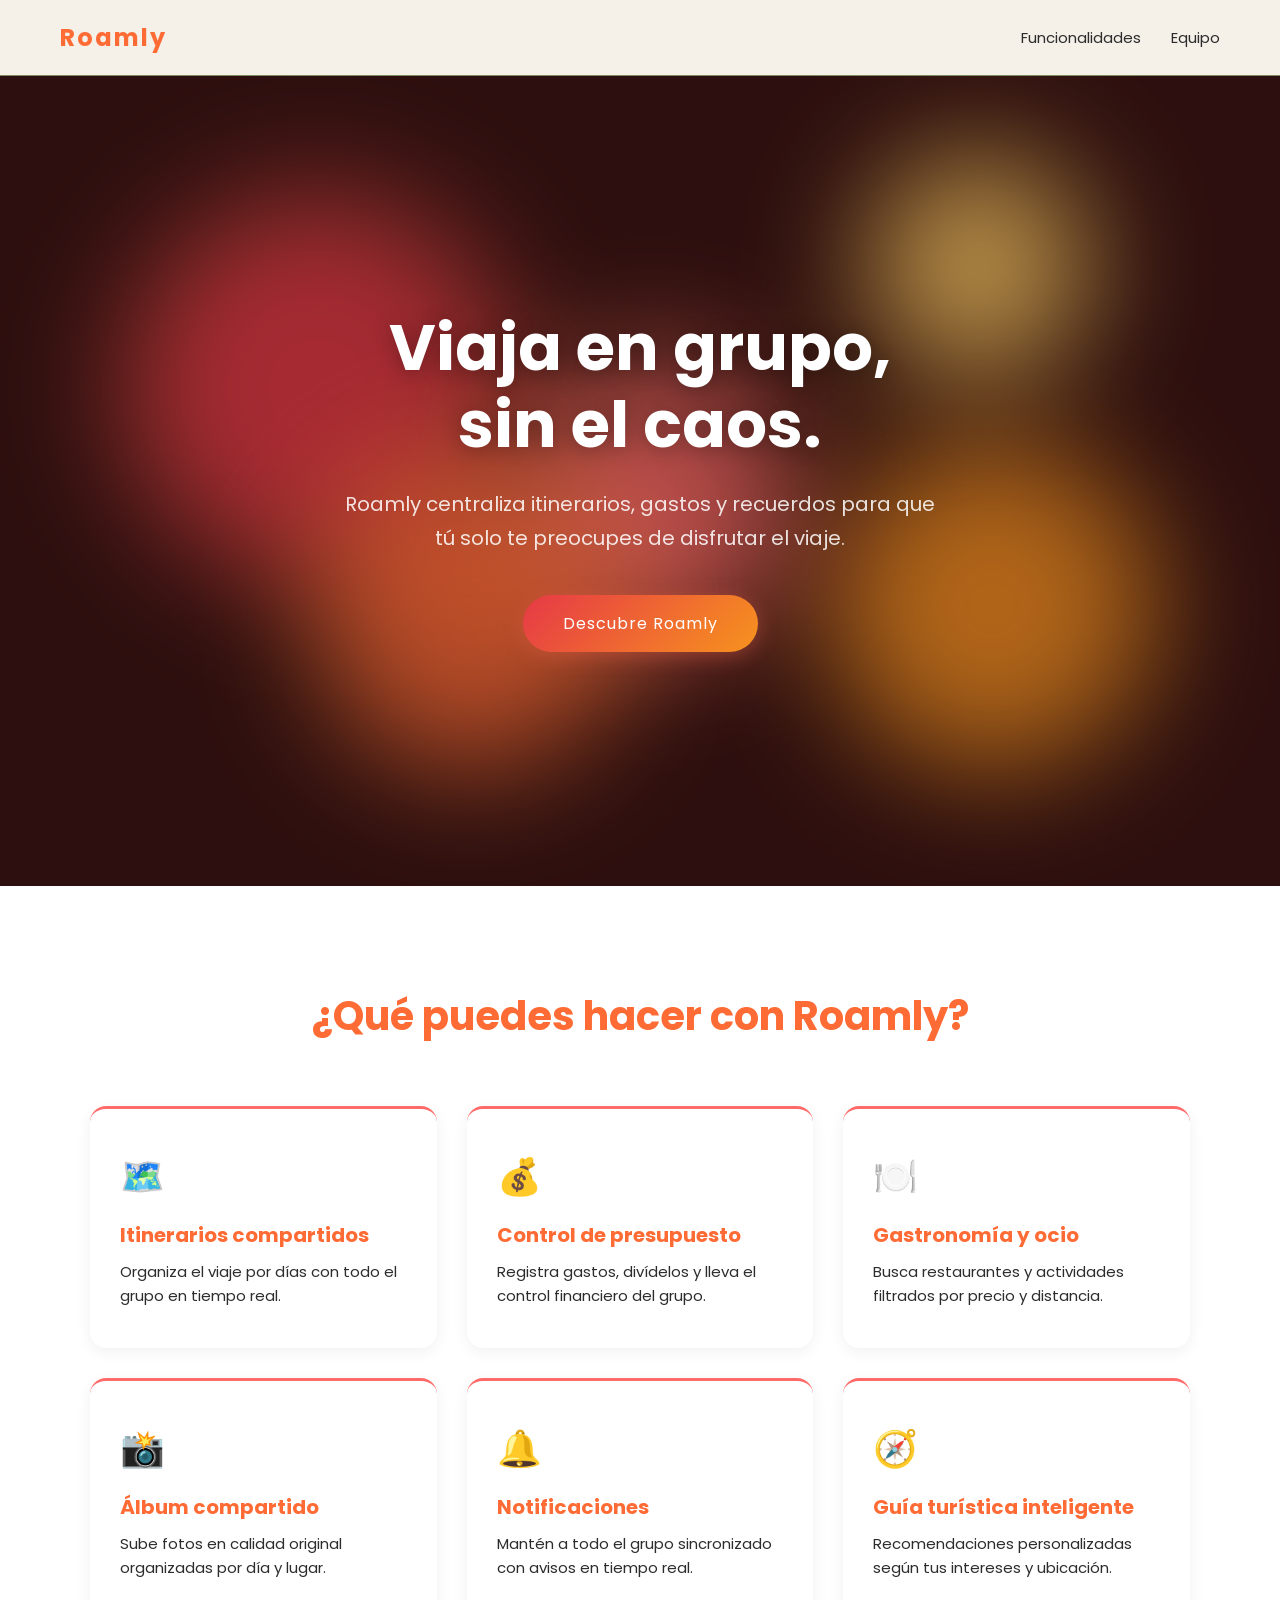
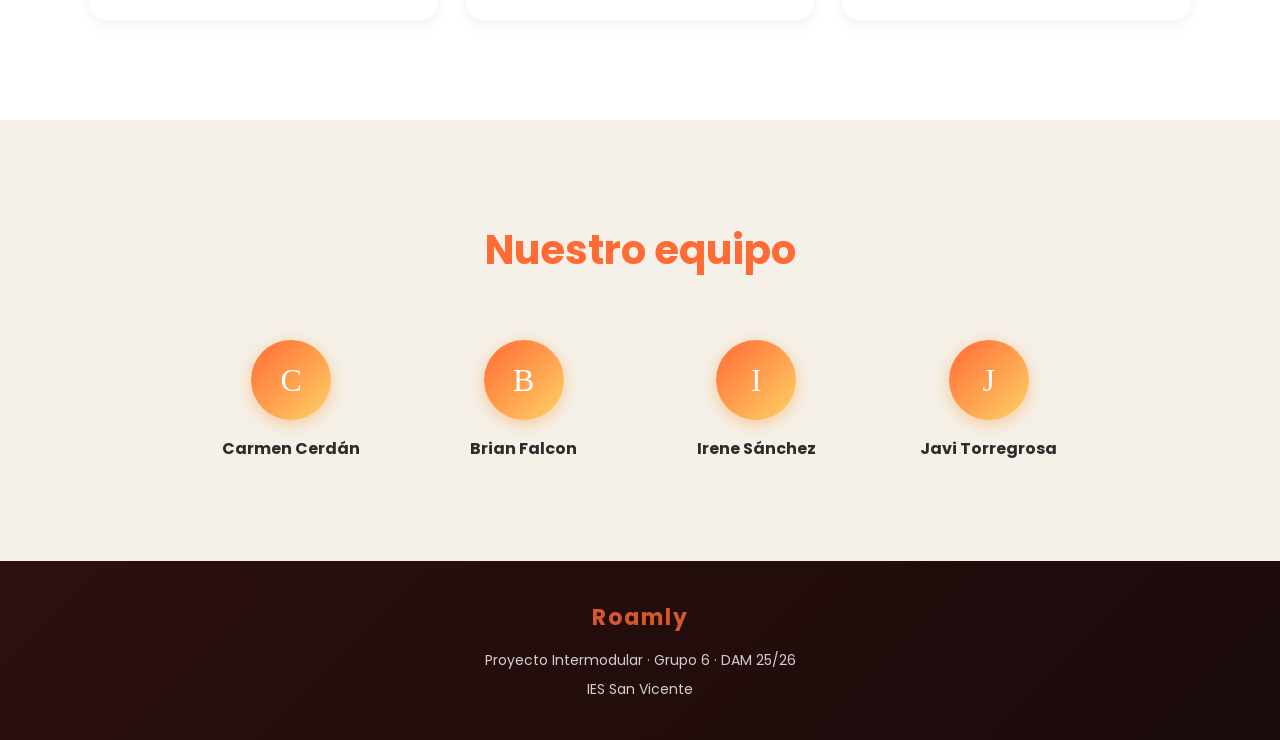
<file: web/index.html>
<!DOCTYPE html>
<html lang="es">
  <head>
    <meta charset="UTF-8">
    <meta name="viewport" content="width=device-width, initial-scale=1.0">
    <title>Roamly</title>
    <link href="https://fonts.googleapis.com/css2?family=Poppins:wght@400;600;700&display=swap" rel="stylesheet">
    <link rel="stylesheet" href="style.css">
  </head>

  <body>

    <nav>
      <div class="nav-logo">Roamly</div>
      <ul class="nav-links">
        <li><a href="#funcionalidades">Funcionalidades</a></li>
        <li><a href="#equipo">Equipo</a></li>
      </ul>
    </nav>

    <section id="hero">
      <div class="lava">
        <div class="bola"></div>
        <div class="bola"></div>
        <div class="bola"></div>
        <div class="bola"></div>
        <div class="bola"></div>
      </div>
      <div class="hero-contenido">
        <h1>Viaja en grupo,<br>sin el caos.</h1>
        <p>Roamly centraliza itinerarios, gastos y recuerdos
          para que tú solo te preocupes de disfrutar el viaje.</p>
        <a href="#funcionalidades" class="boton">Descubre Roamly</a>
      </div>
    </section>

    <section id="funcionalidades">
      <h2>¿Qué puedes hacer con Roamly?</h2>
      <div class="funcionalidades-grid">

        <div class="tarjeta">
          <span class="icono">🗺️</span>
          <h3>Itinerarios compartidos</h3>
          <p>Organiza el viaje por días con todo el grupo en tiempo real.</p>
        </div>

        <div class="tarjeta">
          <span class="icono">💰</span>
          <h3>Control de presupuesto</h3>
          <p>Registra gastos, divídelos y lleva el control financiero del grupo.</p>
        </div>

        <div class="tarjeta">
          <span class="icono">🍽️</span>
          <h3>Gastronomía y ocio</h3>
          <p>Busca restaurantes y actividades filtrados por precio y distancia.</p>
        </div>

        <div class="tarjeta">
          <span class="icono">📸</span>
          <h3>Álbum compartido</h3>
          <p>Sube fotos en calidad original organizadas por día y lugar.</p>
        </div>

        <div class="tarjeta">
          <span class="icono">🔔</span>
          <h3>Notificaciones</h3>
          <p>Mantén a todo el grupo sincronizado con avisos en tiempo real.</p>
        </div>

        <div class="tarjeta">
          <span class="icono">🧭</span>
          <h3>Guía turística inteligente</h3>
          <p>Recomendaciones personalizadas según tus intereses y ubicación.</p>
        </div>

      </div>
    </section>

    <section id="equipo">
      <h2>Nuestro equipo</h2>
      <div class="equipo-grid">

        <div class="miembro">
          <div class="avatar">C</div>
          <h3>Carmen Cerdán</h3>
        </div>

        <div class="miembro">
          <div class="avatar">B</div>
          <h3>Brian Falcon</h3>
        </div>

        <div class="miembro">
          <div class="avatar">I</div>
          <h3>Irene Sánchez</h3>
        </div>

        <div class="miembro">
          <div class="avatar">J</div>
          <h3>Javi Torregrosa</h3>
        </div>

      </div>
    </section>

    <footer>
      <p class="footer-logo">Roamly</p>
      <p>Proyecto Intermodular · Grupo 6 · DAM 25/26</p>
      <p>IES San Vicente</p>
    </footer>

    <script src="script.js"></script>
  </body>
</html>
</file>
<file: web/style.css>
/* Variables de color */
:root {
  --rojo-coral: #E63946;
  --coral: #FF6B6B;
  --coral-claro: #FF8E72;
  --naranja-coral: #FF6B35;
  --naranja: #F7931E;
  --amarillo: #FFD166;
  --blanco: #FFFFFF;
  --texto: #2C2C2C;
  --texto-claro: #5C3D2E;
  --kaki: #7C8C5E;
  --kaki-claro: #A8B87A;

  --degradado-boton: linear-gradient(135deg, var(--rojo-coral), var(--naranja));
  --degradado-avatar: linear-gradient(135deg, var(--naranja-coral), var(--amarillo));
}

/* Reset */
* {
  margin: 0;
  padding: 0;
  box-sizing: border-box;
}

body {
  font-family:'Poppins', sans-serif;
  background-color: #F5F0E8;
  color: var(--texto);
}

/* NAV */
nav {
  display: flex;
  justify-content: space-between;
  align-items: center;
  padding: 20px 60px;
  background-color: #F5F0E8;
  position: sticky;
  top: 0;
  z-index: 100;
  border-bottom: 1px solid var(--kaki);
}

.nav-logo {
  font-size: 24px;
  font-weight: bold;
  color: var(--naranja-coral);
  letter-spacing: 2px;
}

.nav-links {
  list-style: none;
  display: flex;
  gap: 30px;
}

.nav-links a {
  text-decoration: none;
  color: var(--texto);
  font-size: 15px;
}

.nav-links a:hover {
  color: var(--naranja-coral);
}

/* HERO */
#hero {
  min-height: 90vh;
  display: flex;
  align-items: center;
  justify-content: center;
  text-align: center;
  padding: 60px;
  background: #2d0f0f;
  position: relative;
  overflow: hidden;
}

.hero-contenido {
  position: relative;
  z-index: 2;
}

.hero-contenido h1 {
  font-size: 64px;
  font-weight: 700;
  color: var(--blanco);
  line-height: 1.2;
  margin-bottom: 24px;
  text-shadow: 0 2px 20px rgba(0,0,0,0.3);
}

.hero-contenido p {
  font-size: 20px;
  color: rgba(255,255,255,0.85);
  max-width: 600px;
  margin: 0 auto 40px auto;
  line-height: 1.7;
}

.boton {
  display: inline-block;
  background: var(--degradado-boton);
  color: var(--blanco);
  padding: 16px 40px;
  border-radius: 30px;
  text-decoration: none;
  font-size: 16px;
  letter-spacing: 1px;
  transition: transform 0.3s ease, box-shadow 0.3s ease;
  box-shadow: 0 4px 20px rgba(232, 98, 74, 0.4);
}

.boton:hover {
  transform: translateY(-3px);
  box-shadow: 0 8px 30px rgba(232, 98, 74, 0.5);
}

/* LAVA LAMP */
.lava {
  position: absolute;
  top: 0;
  left: 0;
  width: 100%;
  height: 100%;
  z-index: 1;
}

.bola {
  position: absolute;
  border-radius: 50%;
  opacity: 0.65;
  filter: blur(60px);
  border: 3px solid rgba(255, 220, 50, 0.6);
  box-shadow: 0 0 20px rgba(255, 220, 50, 0.4), 
              0 0 60px rgba(255, 220, 50, 0.2);
}

.bola:nth-child(1) {
  width: 380px;
  height: 380px;
  background: var(--rojo-coral);
  top: 15%;
  left: 10%;
  animation: flotar1 10s ease-in-out infinite;
}

.bola:nth-child(2) {
  width: 320px;
  height: 320px;
  background: var(--naranja);
  bottom: 15%;
  right: 10%;
  animation: flotar2 12s ease-in-out infinite;
}

.bola:nth-child(3) {
  width: 280px;
  height: 280px;
  background: var(--coral);
  top: 35%;
  left: 40%;
  animation: flotar3 8s ease-in-out infinite;
}

.bola:nth-child(4) {
  width: 220px;
  height: 220px;
  background: var(--amarillo);
  top: 10%;
  right: 15%;
  animation: flotar1 14s ease-in-out infinite reverse;
}

.bola:nth-child(5) {
  width: 300px;
  height: 300px;
  background: var(--naranja-coral);
  bottom: 15%;
  left: 25%;
  animation: flotar2 9s ease-in-out infinite reverse;
}
@keyframes flotar1 {
  0%   { transform: translate(0px, 0px) scale(1); }
  25%  { transform: translate(40px, -60px) scale(1.1); }
  50%  { transform: translate(80px, 20px) scale(0.95); }
  75%  { transform: translate(-30px, 50px) scale(1.05); }
  100% { transform: translate(0px, 0px) scale(1); }
}

@keyframes flotar2 {
  0%   { transform: translate(0px, 0px) scale(1); }
  25%  { transform: translate(-60px, 40px) scale(1.1); }
  50%  { transform: translate(-20px, -50px) scale(0.9); }
  75%  { transform: translate(50px, -20px) scale(1.05); }
  100% { transform: translate(0px, 0px) scale(1); }
}

@keyframes flotar3 {
  0%   { transform: translate(0px, 0px) scale(1); }
  25%  { transform: translate(50px, 40px) scale(1.15); }
  50%  { transform: translate(-40px, 60px) scale(0.9); }
  75%  { transform: translate(30px, -50px) scale(1.05); }
  100% { transform: translate(0px, 0px) scale(1); }
}

/* FUNCIONALIDADES */
#funcionalidades {
  padding: 100px 60px;
  background-color: #FFFFFF;
  text-align: center;
}

#funcionalidades h2 {
  font-size: 40px;
  color: var(--naranja-coral);
  margin-bottom: 60px;
}

.funcionalidades-grid {
  display: grid;
  grid-template-columns: repeat(3, 1fr);
  gap: 30px;
  max-width: 1100px;
  margin: 0 auto;
}

.tarjeta {
  background-color: #FFFFFF;
  padding: 40px 30px;
  border-radius: 16px;
  text-align: left;
  border-top: 3px solid var(--coral);
  box-shadow: 0 4px 16px rgba(0,0,0,0.06);
  opacity: 0;
  transform: translateY(30px);
  transition: opacity 0.6s ease, transform 0.6s ease, box-shadow 0.3s ease;
}

.tarjeta.visible {
  opacity: 1;
  transform: translateY(0);
}

.tarjeta.visible:hover {
  transform: translateY(-6px);
  box-shadow: 0 12px 32px rgba(255, 107, 53, 0.2);
}

.icono {
  font-size: 36px;
  display: block;
  margin-bottom: 16px;
}

.tarjeta h3 {
  font-size: 20px;
  color: var(--naranja-coral);
  margin-bottom: 10px;
}

.tarjeta p {
  font-size: 15px;
  line-height: 1.6;
  color: var(--texto);
}

/* EQUIPO */
#equipo {
  padding: 100px 60px;
  background-color: #F5F0E8;
  text-align: center;
}

#equipo h2 {
  font-size: 40px;
  color: var(--naranja-coral);
  margin-bottom: 60px;
}

.equipo-grid {
  display: grid;
  grid-template-columns: repeat(4, 1fr);
  gap: 30px;
  max-width: 900px;
  margin: 0 auto;
}

.miembro {
  display: flex;
  flex-direction: column;
  align-items: center;
  gap: 16px;
}

.avatar {
  width: 80px;
  height: 80px;
  border-radius: 50%;
  background: var(--degradado-avatar);
  color: var(--blanco);
  font-size: 32px;
  display: flex;
  align-items: center;
  justify-content: center;
  font-family: Georgia, serif;
  box-shadow: 0 4px 16px rgba(247, 147, 30, 0.4);
}

.miembro h3 {
  font-size: 16px;
  color: var(--texto);
  text-align: center;
}

/* FOOTER */
footer {
  background: linear-gradient(135deg, #2d0f0f, #1a0a0a);
  color: var(--blanco);
  text-align: center;
  padding: 40px 60px;
  display: flex;
  flex-direction: column;
  gap: 8px;
}

.footer-logo {
  font-size: 22px;
  font-weight: bold;
  letter-spacing: 2px;
  color: var(--naranja-coral);
  margin-bottom: 8px;
}

footer p {
  font-size: 14px;
  opacity: 0.8;
}
</file>
